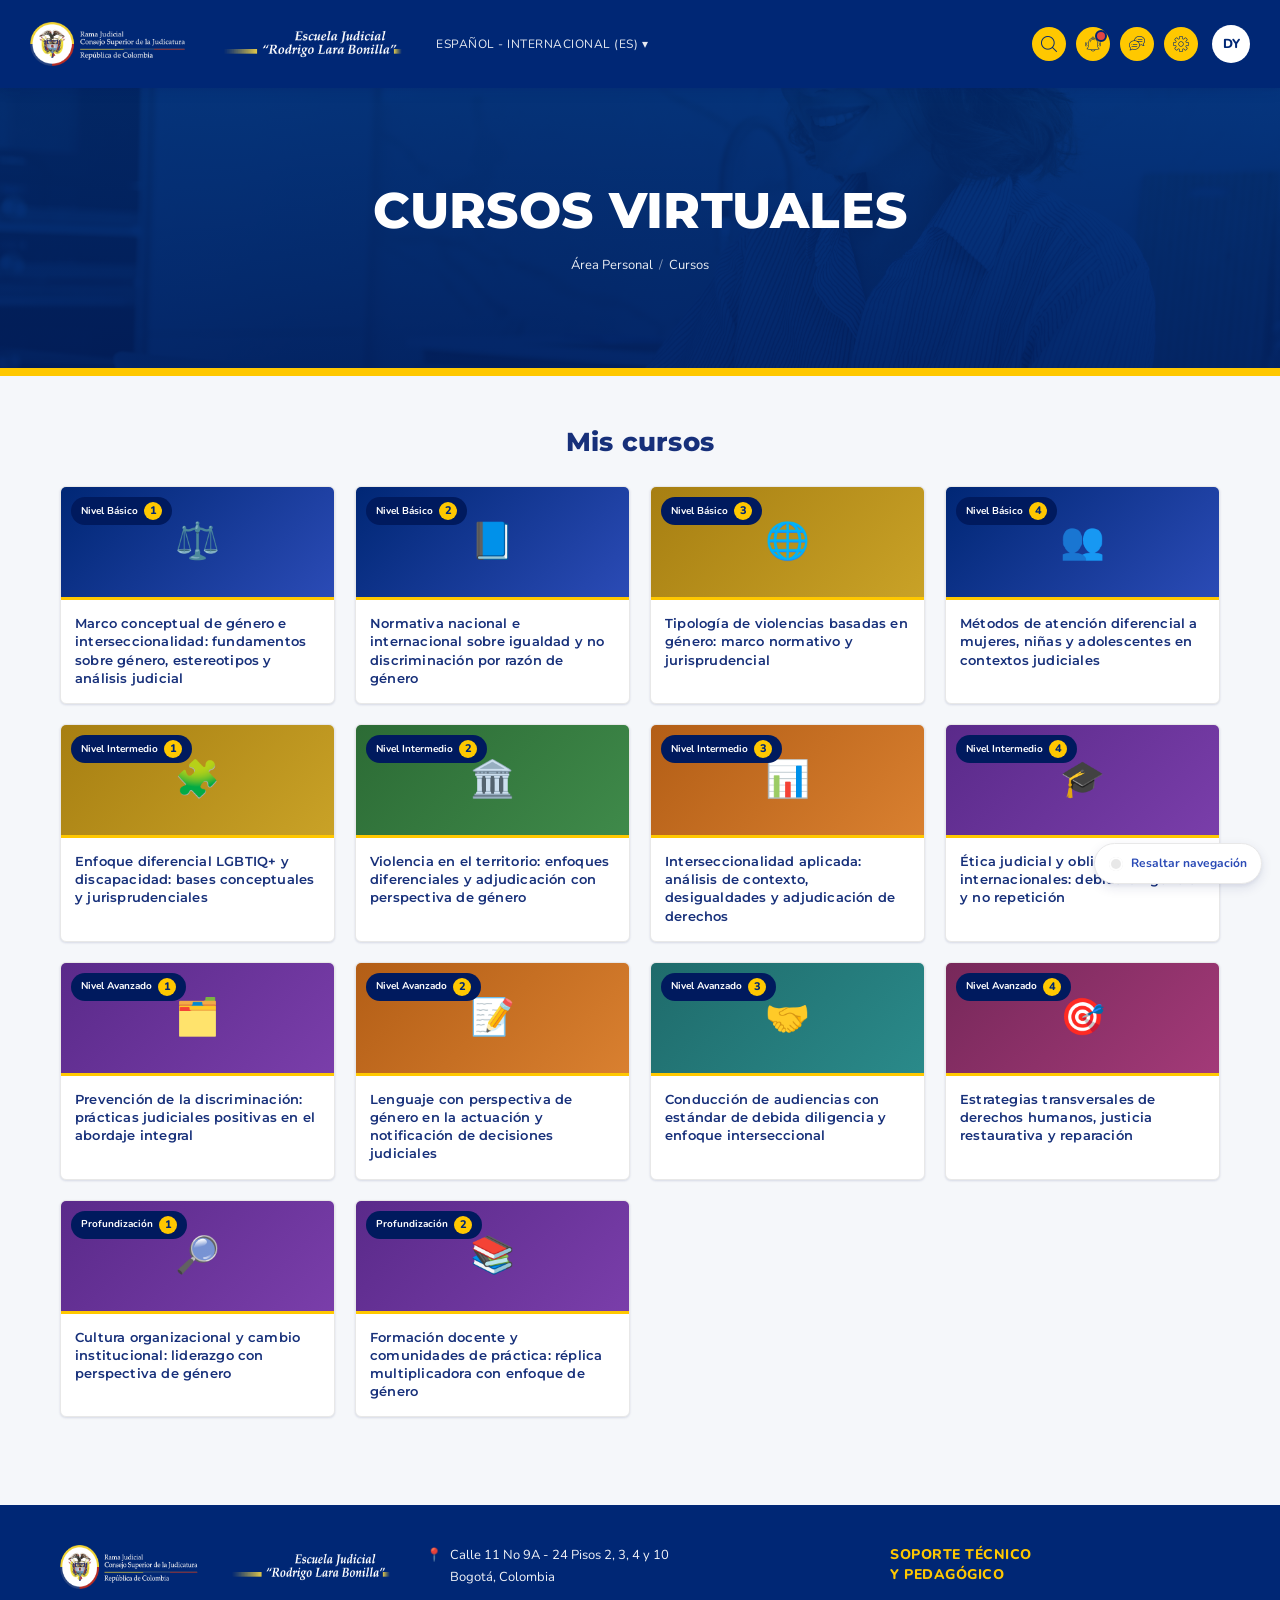
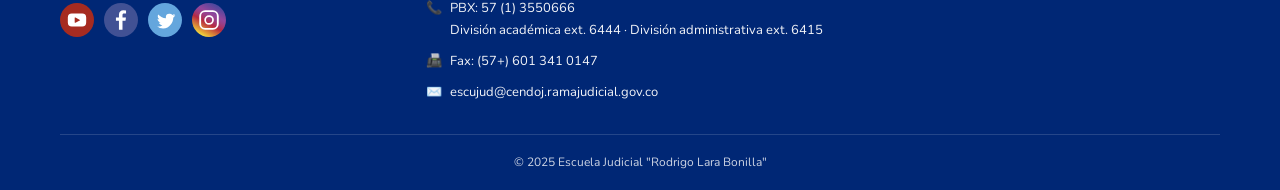
<file: index.html>
<!DOCTYPE html>
<html lang="es">
<head>
  <meta charset="UTF-8">
  <meta name="viewport" content="width=device-width, initial-scale=1.0">
  <title>Cursos virtuales · Escuela Judicial "Rodrigo Lara Bonilla"</title>
  <link href="https://fonts.googleapis.com/css2?family=Montserrat:wght@600;700;800&family=Nunito:wght@400;600;700;800&display=swap" rel="stylesheet">
  <link rel="stylesheet" href="css/styles.css">
</head>
<body>

<!-- ===== NAVBAR ===== -->
<header class="navbar-main">
  <div class="navbar-logos">
    <a href="index.html" data-nav style="display:flex; align-items:center; gap:14px;">
      <img src="assets/logos.png" alt="Rama Judicial - Consejo Superior de la Judicatura - República de Colombia">
    </a>
  </div>
  <div class="navbar-idioma">ESPAÑOL - INTERNACIONAL (ES) ▾</div>
  <div class="navbar-icons">
    <button class="icon-circ" aria-label="Buscar"><i class="flaticon-magnifying-glass"></i></button>
    <button class="icon-circ notif" aria-label="Notificaciones"><i class="flaticon-alarm"></i></button>
    <button class="icon-circ" aria-label="Mensajes"><i class="flaticon-speech-bubble"></i></button>
    <button class="icon-circ" aria-label="Ajustes"><i class="flaticon-settings"></i></button>
    <a href="#" class="user-avatar" aria-label="Mi perfil">DY</a>
  </div>
</header>

<!-- ===== HERO ===== -->
<section class="hero-banner">
  <div class="hero-overlay">
    <div class="hero-content">
      <h1 class="hero-title hero-title-short">Cursos virtuales</h1>
      <nav class="breadcrumb"><span>Área Personal</span><span class="sep">/</span><span>Cursos</span></nav>
    </div>
  </div>
</section>
<div class="barra-dorada"></div>

<!-- ===== MAIN ===== -->
<main class="main-content" style="max-width: 1200px;">
  <h2 class="page-title">Mis cursos</h2>

  <div class="course-grid">
    <a class="course-card" href="curso.html" data-nav>
      <div class="course-card-img c-blue">
        <span>⚖️</span>
        <span class="level-badge">Nivel Básico <span class="n">1</span></span>
      </div>
      <div class="course-card-body">
        <p class="course-card-title">Marco conceptual de género e interseccionalidad: fundamentos sobre género, estereotipos y análisis judicial</p>
      </div>
    </a>
    <a class="course-card" href="curso.html" data-nav>
      <div class="course-card-img c-blue"><span>📘</span><span class="level-badge">Nivel Básico <span class="n">2</span></span></div>
      <div class="course-card-body"><p class="course-card-title">Normativa nacional e internacional sobre igualdad y no discriminación por razón de género</p></div>
    </a>
    <a class="course-card" href="curso.html" data-nav>
      <div class="course-card-img c-gold"><span>🌐</span><span class="level-badge">Nivel Básico <span class="n">3</span></span></div>
      <div class="course-card-body"><p class="course-card-title">Tipología de violencias basadas en género: marco normativo y jurisprudencial</p></div>
    </a>
    <a class="course-card" href="curso.html" data-nav>
      <div class="course-card-img c-blue"><span>👥</span><span class="level-badge">Nivel Básico <span class="n">4</span></span></div>
      <div class="course-card-body"><p class="course-card-title">Métodos de atención diferencial a mujeres, niñas y adolescentes en contextos judiciales</p></div>
    </a>

    <a class="course-card" href="curso.html" data-nav>
      <div class="course-card-img c-gold"><span>🧩</span><span class="level-badge">Nivel Intermedio <span class="n">1</span></span></div>
      <div class="course-card-body"><p class="course-card-title">Enfoque diferencial LGBTIQ+ y discapacidad: bases conceptuales y jurisprudenciales</p></div>
    </a>
    <a class="course-card" href="curso.html" data-nav>
      <div class="course-card-img c-green"><span>🏛️</span><span class="level-badge">Nivel Intermedio <span class="n">2</span></span></div>
      <div class="course-card-body"><p class="course-card-title">Violencia en el territorio: enfoques diferenciales y adjudicación con perspectiva de género</p></div>
    </a>
    <a class="course-card" href="curso.html" data-nav>
      <div class="course-card-img c-orange"><span>📊</span><span class="level-badge">Nivel Intermedio <span class="n">3</span></span></div>
      <div class="course-card-body"><p class="course-card-title">Interseccionalidad aplicada: análisis de contexto, desigualdades y adjudicación de derechos</p></div>
    </a>
    <a class="course-card" href="curso.html" data-nav>
      <div class="course-card-img c-purple"><span>🎓</span><span class="level-badge">Nivel Intermedio <span class="n">4</span></span></div>
      <div class="course-card-body"><p class="course-card-title">Ética judicial y obligaciones internacionales: debida diligencia y no repetición</p></div>
    </a>

    <a class="course-card" href="curso.html" data-nav>
      <div class="course-card-img c-purple"><span>🗂️</span><span class="level-badge">Nivel Avanzado <span class="n">1</span></span></div>
      <div class="course-card-body"><p class="course-card-title">Prevención de la discriminación: prácticas judiciales positivas en el abordaje integral</p></div>
    </a>
    <a class="course-card" href="curso.html" data-nav>
      <div class="course-card-img c-orange"><span>📝</span><span class="level-badge">Nivel Avanzado <span class="n">2</span></span></div>
      <div class="course-card-body"><p class="course-card-title">Lenguaje con perspectiva de género en la actuación y notificación de decisiones judiciales</p></div>
    </a>
    <a class="course-card" href="curso.html" data-nav>
      <div class="course-card-img c-teal"><span>🤝</span><span class="level-badge">Nivel Avanzado <span class="n">3</span></span></div>
      <div class="course-card-body"><p class="course-card-title">Conducción de audiencias con estándar de debida diligencia y enfoque interseccional</p></div>
    </a>
    <a class="course-card" href="curso.html" data-nav>
      <div class="course-card-img c-magenta"><span>🎯</span><span class="level-badge">Nivel Avanzado <span class="n">4</span></span></div>
      <div class="course-card-body"><p class="course-card-title">Estrategias transversales de derechos humanos, justicia restaurativa y reparación</p></div>
    </a>

    <a class="course-card" href="curso.html" data-nav>
      <div class="course-card-img c-purple"><span>🔎</span><span class="level-badge">Profundización <span class="n">1</span></span></div>
      <div class="course-card-body"><p class="course-card-title">Cultura organizacional y cambio institucional: liderazgo con perspectiva de género</p></div>
    </a>
    <a class="course-card" href="curso.html" data-nav>
      <div class="course-card-img c-purple"><span>📚</span><span class="level-badge">Profundización <span class="n">2</span></span></div>
      <div class="course-card-body"><p class="course-card-title">Formación docente y comunidades de práctica: réplica multiplicadora con enfoque de género</p></div>
    </a>
  </div>
</main>

<!-- ===== FOOTER ===== -->
<footer class="footer-main">
  <div class="footer-inner">
    <div class="footer-col footer-brand">
      <div class="logos-row">
        <img src="assets/logos.png" alt="Rama Judicial - Consejo Superior de la Judicatura">
      </div>
      <div class="socials">
        <a href="#" aria-label="YouTube"><img src="assets/social/yt.svg" alt=""></a>
        <a href="#" aria-label="Facebook"><img src="assets/social/fb.svg" alt=""></a>
        <a href="#" aria-label="Twitter"><img src="assets/social/tw.svg" alt=""></a>
        <a href="#" aria-label="Instagram"><img src="assets/social/ig.svg" alt=""></a>
      </div>
    </div>
    <div class="footer-col footer-contact">
      <div><span class="ic">📍</span><span>Calle 11 No 9A - 24 Pisos 2, 3, 4 y 10<br>Bogotá, Colombia</span></div>
      <div><span class="ic">📞</span><span>PBX: 57 (1) 3550666<br>División académica ext. 6444 · División administrativa ext. 6415</span></div>
      <div><span class="ic">📠</span><span>Fax: (57+) 601 341 0147</span></div>
      <div><span class="ic">✉️</span><span>escujud@cendoj.ramajudicial.gov.co</span></div>
    </div>
    <div class="footer-col footer-support">
      <a href="#">SOPORTE TÉCNICO<br>Y PEDAGÓGICO</a>
    </div>
  </div>
  <div class="footer-bottom">© 2025 Escuela Judicial "Rodrigo Lara Bonilla"</div>
</footer>

<button class="discovery-toggle" type="button" aria-pressed="false" title="Resaltar elementos navegables (atajo: ?)">
  <span class="lamp" aria-hidden="true"></span>
  <span>Resaltar navegación</span>
</button>

<script src="js/main.js"></script>
</body>
</html>
</file>
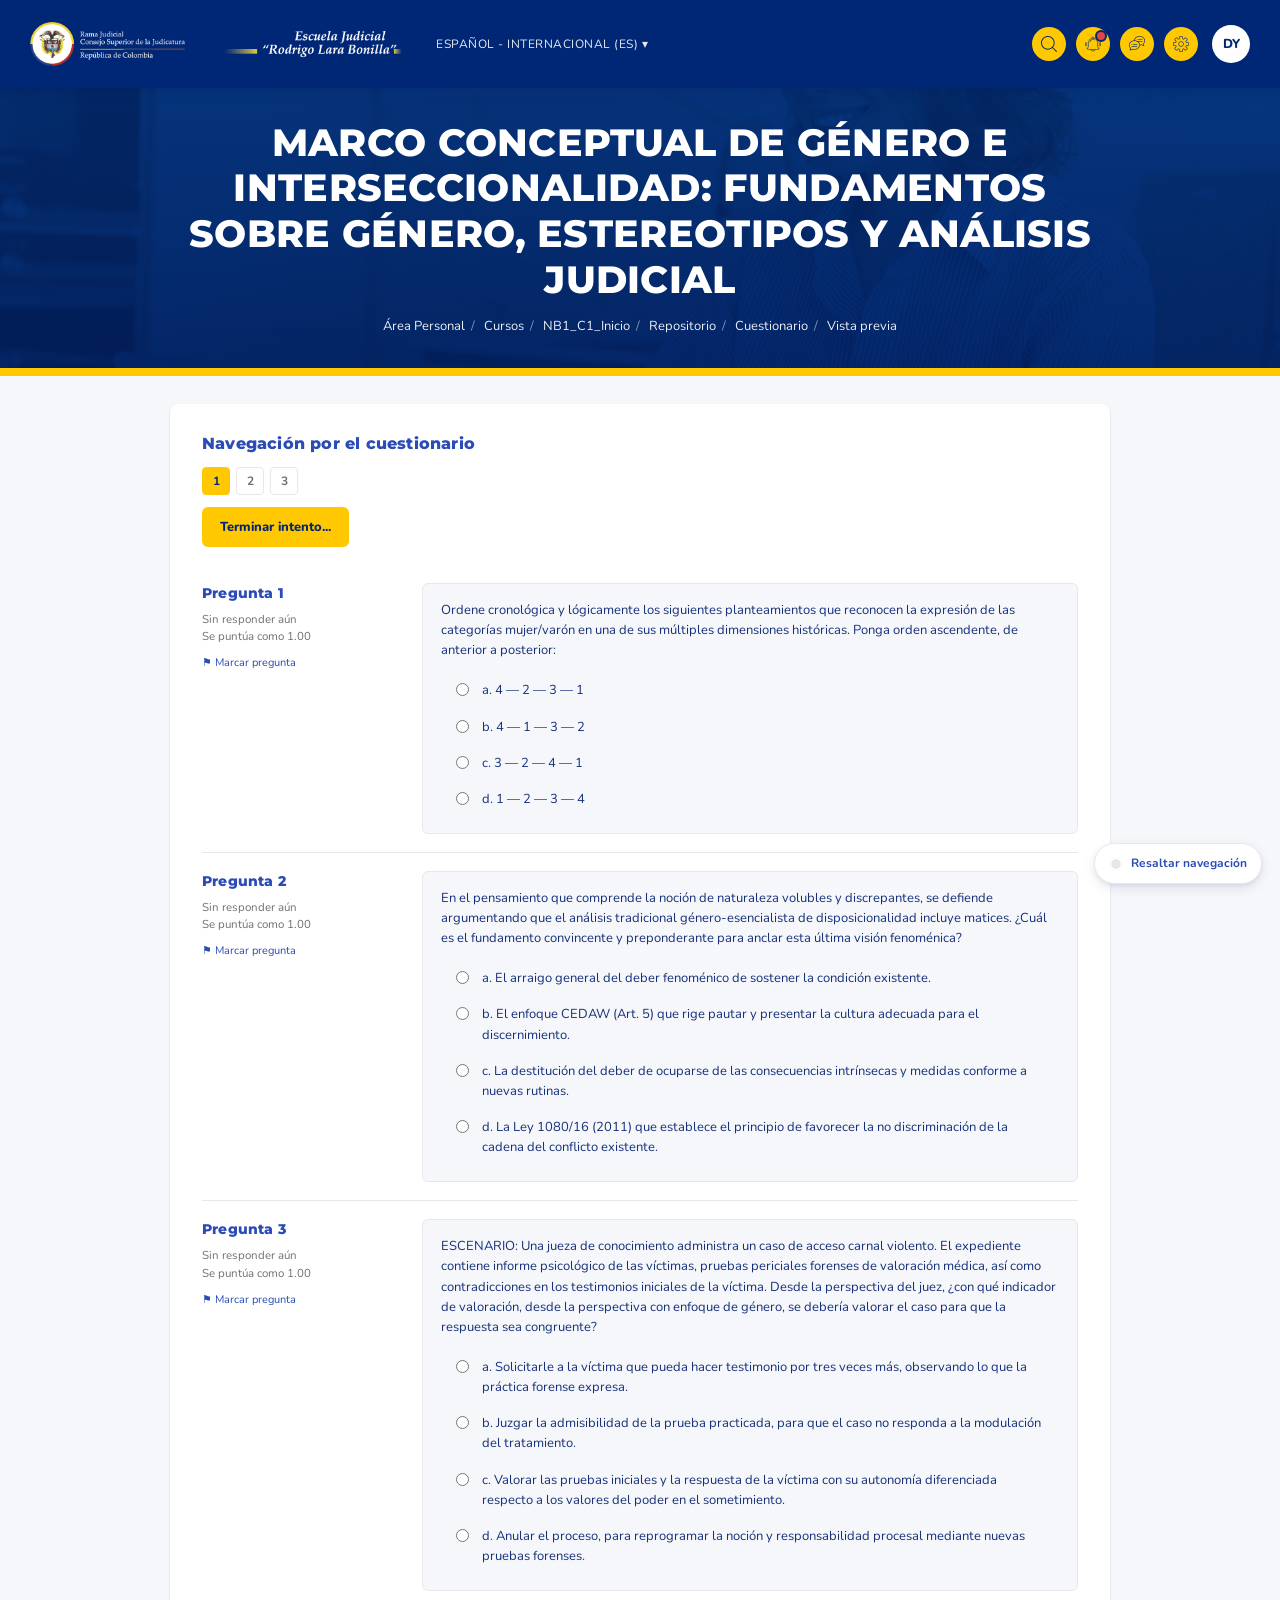
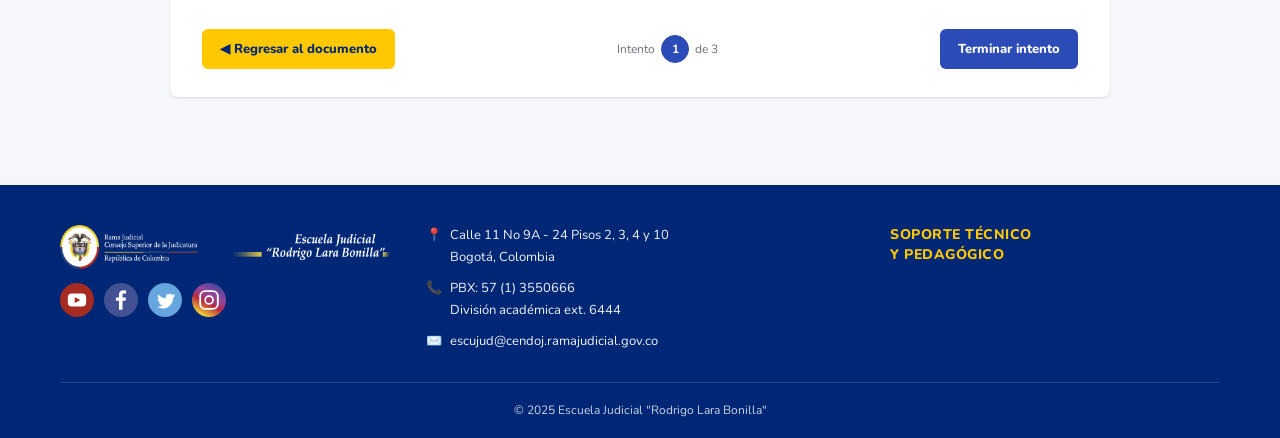
<file: cuestionario.html>
<!DOCTYPE html>
<html lang="es">
<head>
  <meta charset="UTF-8">
  <meta name="viewport" content="width=device-width, initial-scale=1.0">
  <title>Cuestionario · Marco conceptual de género</title>
  <link href="https://fonts.googleapis.com/css2?family=Montserrat:wght@600;700;800&family=Nunito:wght@400;600;700;800&display=swap" rel="stylesheet">
  <link rel="stylesheet" href="css/styles.css">
</head>
<body>

<header class="navbar-main">
  <div class="navbar-logos">
    <a href="index.html" data-nav style="display:flex; align-items:center; gap:14px;">
      <img src="assets/logos.png" alt="Rama Judicial - Consejo Superior de la Judicatura - República de Colombia">
    </a>
  </div>
  <div class="navbar-idioma">ESPAÑOL - INTERNACIONAL (ES) ▾</div>
  <div class="navbar-icons">
    <button class="icon-circ" aria-label="Buscar"><i class="flaticon-magnifying-glass"></i></button>
    <button class="icon-circ notif" aria-label="Notificaciones"><i class="flaticon-alarm"></i></button>
    <button class="icon-circ" aria-label="Mensajes"><i class="flaticon-speech-bubble"></i></button>
    <button class="icon-circ" aria-label="Ajustes"><i class="flaticon-settings"></i></button>
    <a href="#" class="user-avatar" aria-label="Mi perfil">DY</a>
  </div>
</header>

<section class="hero-banner">
  <div class="hero-overlay">
    <div class="hero-content">
      <h1 class="hero-title">MARCO CONCEPTUAL DE GÉNERO E INTERSECCIONALIDAD: FUNDAMENTOS SOBRE GÉNERO, ESTEREOTIPOS Y ANÁLISIS JUDICIAL</h1>
      <nav class="breadcrumb">
        <a href="index.html" data-nav>Área Personal</a><span class="sep">/</span>
        <a href="index.html" data-nav>Cursos</a><span class="sep">/</span>
        <a href="curso.html" data-nav>NB1_C1_Inicio</a><span class="sep">/</span>
        <a href="curso.html" data-nav>Repositorio</a><span class="sep">/</span>
        <a href="#" data-nav>Cuestionario</a><span class="sep">/</span>
        <span>Vista previa</span>
      </nav>
    </div>
  </div>
</section>
<div class="barra-dorada"></div>

<main class="main-content">
  <div class="quiz-wrap">
    <div class="quiz-head">
      <h3>Navegación por el cuestionario</h3>
      <div class="quiz-nav-dots">
        <a href="#q1" class="qd current" data-nav>1</a>
        <a href="#q2" class="qd" data-nav>2</a>
        <a href="#q3" class="qd" data-nav>3</a>
      </div>
      <button class="quiz-start" type="button" data-nav>Terminar intento...</button>
    </div>

    <!-- Pregunta 1 -->
    <section class="question" id="q1">
      <div class="question-meta">
        <h4>Pregunta 1</h4>
        <p>Sin responder aún</p>
        <p>Se puntúa como 1.00</p>
        <a href="#" class="flag" data-nav>⚑ Marcar pregunta</a>
      </div>
      <div class="question-body">
        <p class="stem">Ordene cronológica y lógicamente los siguientes planteamientos que reconocen la expresión de las categorías mujer/varón en una de sus múltiples dimensiones históricas. Ponga orden ascendente, de anterior a posterior:</p>
        <label class="option"><input type="radio" name="q1">a. 4 — 2 — 3 — 1</label>
        <label class="option"><input type="radio" name="q1">b. 4 — 1 — 3 — 2</label>
        <label class="option"><input type="radio" name="q1">c. 3 — 2 — 4 — 1</label>
        <label class="option"><input type="radio" name="q1">d. 1 — 2 — 3 — 4</label>
      </div>
    </section>

    <!-- Pregunta 2 -->
    <section class="question" id="q2">
      <div class="question-meta">
        <h4>Pregunta 2</h4>
        <p>Sin responder aún</p>
        <p>Se puntúa como 1.00</p>
        <a href="#" class="flag" data-nav>⚑ Marcar pregunta</a>
      </div>
      <div class="question-body">
        <p class="stem">En el pensamiento que comprende la noción de naturaleza volubles y discrepantes, se defiende argumentando que el análisis tradicional género-esencialista de disposicionalidad incluye matices. ¿Cuál es el fundamento convincente y preponderante para anclar esta última visión fenoménica?</p>
        <label class="option"><input type="radio" name="q2">a. El arraigo general del deber fenoménico de sostener la condición existente.</label>
        <label class="option"><input type="radio" name="q2">b. El enfoque CEDAW (Art. 5) que rige pautar y presentar la cultura adecuada para el discernimiento.</label>
        <label class="option"><input type="radio" name="q2">c. La destitución del deber de ocuparse de las consecuencias intrínsecas y medidas conforme a nuevas rutinas.</label>
        <label class="option"><input type="radio" name="q2">d. La Ley 1080/16 (2011) que establece el principio de favorecer la no discriminación de la cadena del conflicto existente.</label>
      </div>
    </section>

    <!-- Pregunta 3 -->
    <section class="question" id="q3">
      <div class="question-meta">
        <h4>Pregunta 3</h4>
        <p>Sin responder aún</p>
        <p>Se puntúa como 1.00</p>
        <a href="#" class="flag" data-nav>⚑ Marcar pregunta</a>
      </div>
      <div class="question-body">
        <p class="stem">ESCENARIO: Una jueza de conocimiento administra un caso de acceso carnal violento. El expediente contiene informe psicológico de las víctimas, pruebas periciales forenses de valoración médica, así como contradicciones en los testimonios iniciales de la víctima. Desde la perspectiva del juez, ¿con qué indicador de valoración, desde la perspectiva con enfoque de género, se debería valorar el caso para que la respuesta sea congruente?</p>
        <label class="option"><input type="radio" name="q3">a. Solicitarle a la víctima que pueda hacer testimonio por tres veces más, observando lo que la práctica forense expresa.</label>
        <label class="option"><input type="radio" name="q3">b. Juzgar la admisibilidad de la prueba practicada, para que el caso no responda a la modulación del tratamiento.</label>
        <label class="option"><input type="radio" name="q3">c. Valorar las pruebas iniciales y la respuesta de la víctima con su autonomía diferenciada respecto a los valores del poder en el sometimiento.</label>
        <label class="option"><input type="radio" name="q3">d. Anular el proceso, para reprogramar la noción y responsabilidad procesal mediante nuevas pruebas forenses.</label>
      </div>
    </section>

    <div class="quiz-footer">
      <a class="btn-gold" href="documento.html" data-nav>◀ Regresar al documento</a>
      <div class="page-dots">
        <span>Intento</span>
        <span class="dot active">1</span>
        <span>de 3</span>
      </div>
      <button class="btn-submit" type="button" data-nav>Terminar intento</button>
    </div>
  </div>
</main>

<footer class="footer-main">
  <div class="footer-inner">
    <div class="footer-col footer-brand">
      <div class="logos-row">
        <img src="assets/logos.png" alt="Rama Judicial - Consejo Superior de la Judicatura">
      </div>
      <div class="socials">
        <a href="#" aria-label="YouTube"><img src="assets/social/yt.svg" alt=""></a>
        <a href="#" aria-label="Facebook"><img src="assets/social/fb.svg" alt=""></a>
        <a href="#" aria-label="Twitter"><img src="assets/social/tw.svg" alt=""></a>
        <a href="#" aria-label="Instagram"><img src="assets/social/ig.svg" alt=""></a>
      </div>
    </div>
    <div class="footer-col footer-contact">
      <div><span class="ic">📍</span><span>Calle 11 No 9A - 24 Pisos 2, 3, 4 y 10<br>Bogotá, Colombia</span></div>
      <div><span class="ic">📞</span><span>PBX: 57 (1) 3550666<br>División académica ext. 6444</span></div>
      <div><span class="ic">✉️</span><span>escujud@cendoj.ramajudicial.gov.co</span></div>
    </div>
    <div class="footer-col footer-support">
      <a href="#">SOPORTE TÉCNICO<br>Y PEDAGÓGICO</a>
    </div>
  </div>
  <div class="footer-bottom">© 2025 Escuela Judicial "Rodrigo Lara Bonilla"</div>
</footer>

<button class="discovery-toggle" type="button" aria-pressed="false" title="Resaltar elementos navegables (atajo: ?)">
  <span class="lamp" aria-hidden="true"></span>
  <span>Resaltar navegación</span>
</button>

<script src="js/main.js"></script>
</body>
</html>
</file>
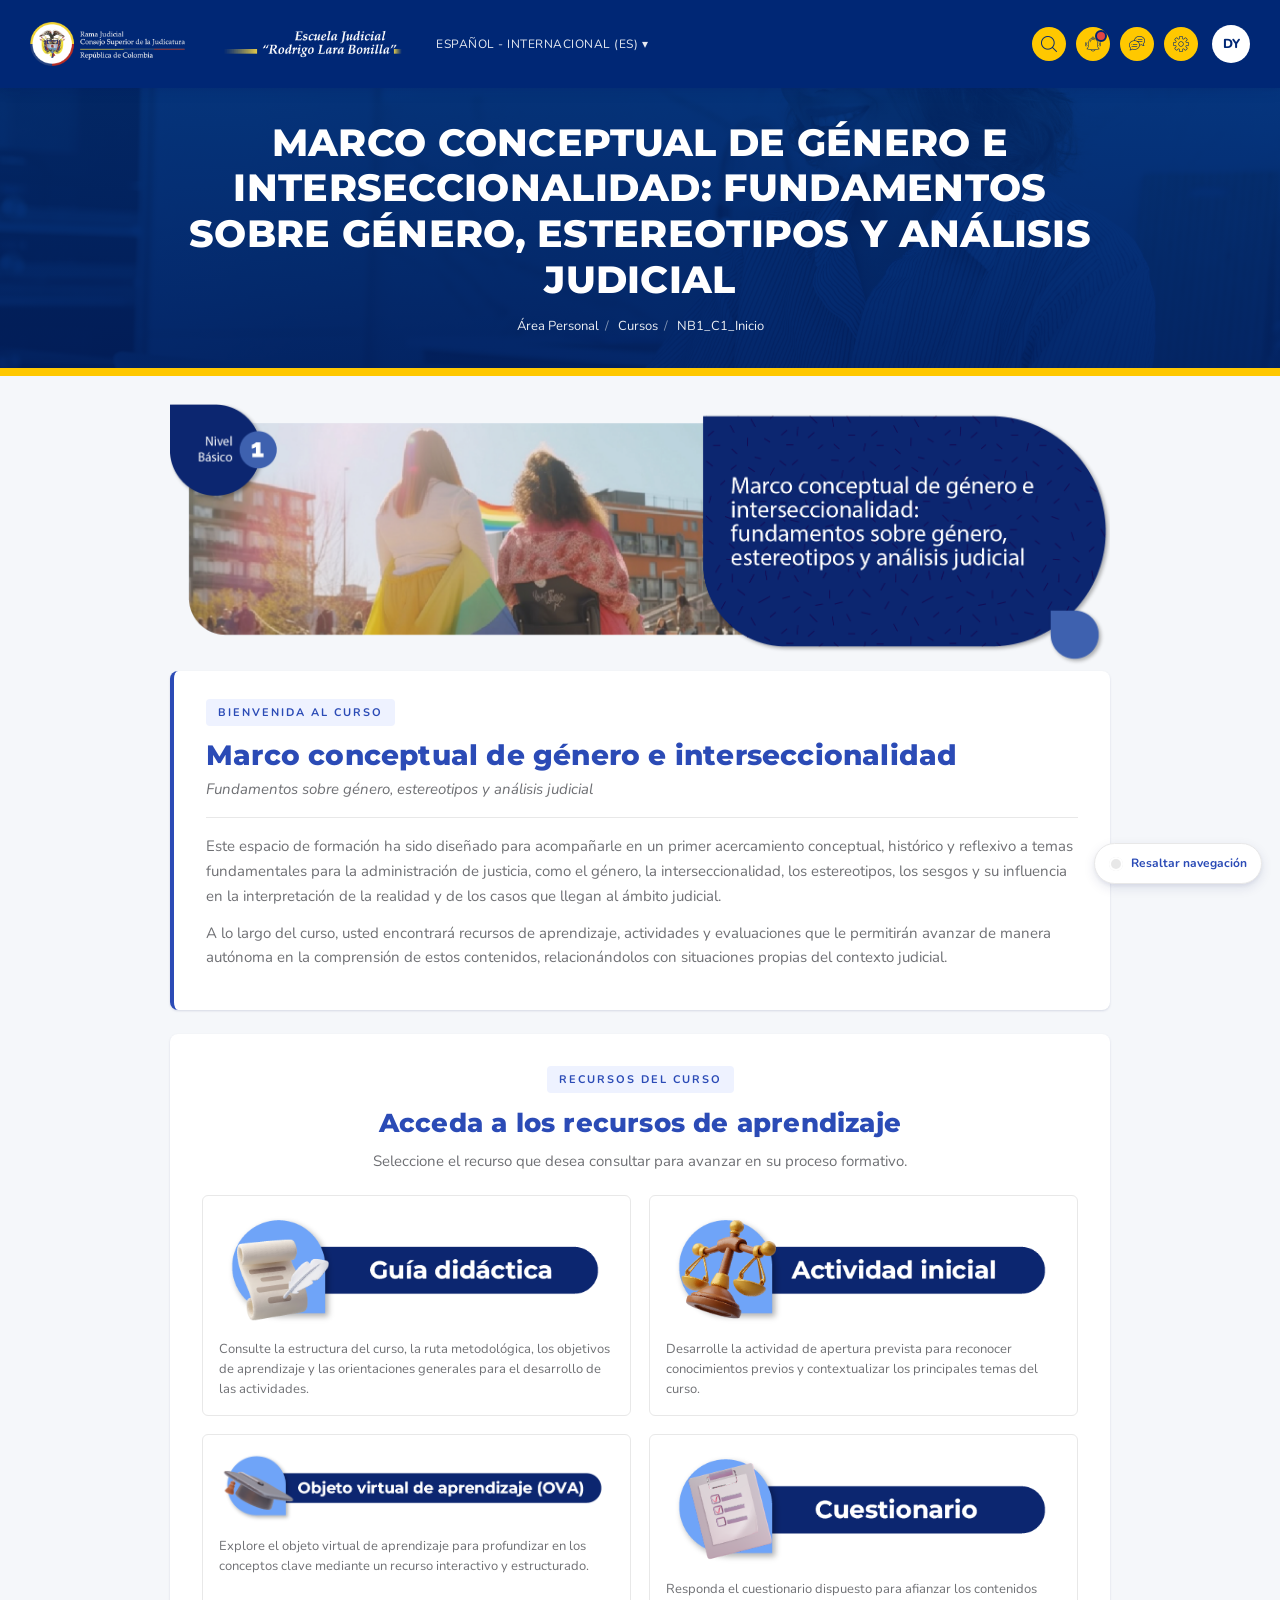
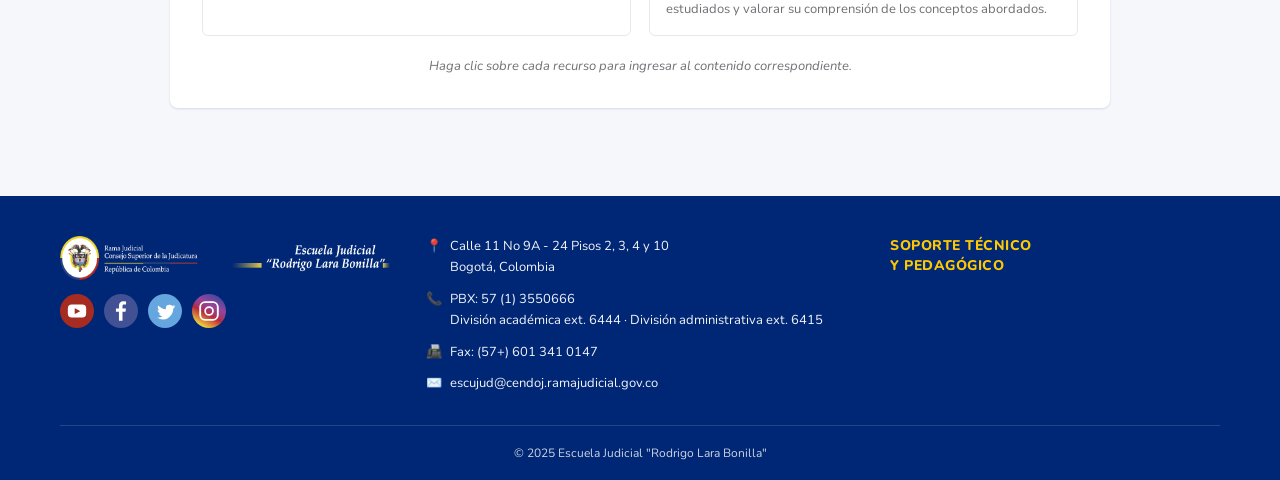
<file: curso.html>
<!DOCTYPE html>
<html lang="es">
<head>
  <meta charset="UTF-8">
  <meta name="viewport" content="width=device-width, initial-scale=1.0">
  <title>Curso: Marco conceptual de género e interseccionalidad</title>
  <link href="https://fonts.googleapis.com/css2?family=Montserrat:wght@600;700;800&family=Nunito:wght@400;600;700;800&display=swap" rel="stylesheet">
  <link rel="stylesheet" href="css/styles.css">
</head>
<body>

<!-- ===== NAVBAR ===== -->
<header class="navbar-main">
  <div class="navbar-logos">
    <a href="index.html" data-nav style="display:flex; align-items:center; gap:14px;">
      <img src="assets/logos.png" alt="Rama Judicial - Consejo Superior de la Judicatura - República de Colombia">
    </a>
  </div>
  <div class="navbar-idioma">ESPAÑOL - INTERNACIONAL (ES) ▾</div>
  <div class="navbar-icons">
    <button class="icon-circ" aria-label="Buscar"><i class="flaticon-magnifying-glass"></i></button>
    <button class="icon-circ notif" aria-label="Notificaciones"><i class="flaticon-alarm"></i></button>
    <button class="icon-circ" aria-label="Mensajes"><i class="flaticon-speech-bubble"></i></button>
    <button class="icon-circ" aria-label="Ajustes"><i class="flaticon-settings"></i></button>
    <a href="#" class="user-avatar" aria-label="Mi perfil">DY</a>
  </div>
</header>

<!-- ===== HERO ===== -->
<section class="hero-banner">
  <div class="hero-overlay">
    <div class="hero-content">
      <h1 class="hero-title">MARCO CONCEPTUAL DE GÉNERO E INTERSECCIONALIDAD: FUNDAMENTOS SOBRE GÉNERO, ESTEREOTIPOS Y ANÁLISIS JUDICIAL</h1>
      <nav class="breadcrumb">
        <a href="index.html" data-nav>Área Personal</a><span class="sep">/</span>
        <a href="index.html" data-nav>Cursos</a><span class="sep">/</span>
        <span>NB1_C1_Inicio</span>
      </nav>
    </div>
  </div>
</section>
<div class="barra-dorada"></div>

<!-- ===== CONTENIDO ===== -->
<main class="main-content">

  <!-- Banner del curso -->
  <a class="curso-banner" href="unidad.html" data-nav aria-label="Acceder al contenido del curso">
    <img src="assets/curso-banner.png" alt="Marco conceptual de género e interseccionalidad — Nivel Básico 1">
  </a>

  <!-- Bienvenida al curso -->
  <section class="card-bienvenida">
    <span class="badge-label">Bienvenida al curso</span>
    <h2>Marco conceptual de género e interseccionalidad</h2>
    <p class="subtitulo-italic">Fundamentos sobre género, estereotipos y análisis judicial</p>
    <hr>
    <p>Este espacio de formación ha sido diseñado para acompañarle en un primer acercamiento conceptual, histórico y reflexivo a temas fundamentales para la administración de justicia, como el género, la interseccionalidad, los estereotipos, los sesgos y su influencia en la interpretación de la realidad y de los casos que llegan al ámbito judicial.</p>
    <p>A lo largo del curso, usted encontrará recursos de aprendizaje, actividades y evaluaciones que le permitirán avanzar de manera autónoma en la comprensión de estos contenidos, relacionándolos con situaciones propias del contexto judicial.</p>
  </section>

  <!-- Recursos del curso -->
  <section class="card-recursos">
    <span class="badge-label">Recursos del curso</span>
    <h2>Acceda a los recursos de aprendizaje</h2>
    <p class="subtitulo">Seleccione el recurso que desea consultar para avanzar en su proceso formativo.</p>

    <div class="recursos-grid">
      <a class="recurso-card" href="documento.html" data-nav>
        <img src="assets/recurso-guia.png" alt="Guía didáctica">
        <p>Consulte la estructura del curso, la ruta metodológica, los objetivos de aprendizaje y las orientaciones generales para el desarrollo de las actividades.</p>
      </a>
      <a class="recurso-card" href="unidad.html" data-nav>
        <img src="assets/recurso-actividad.png" alt="Actividad inicial">
        <p>Desarrolle la actividad de apertura prevista para reconocer conocimientos previos y contextualizar los principales temas del curso.</p>
      </a>
      <a class="recurso-card" href="unidad.html" data-nav>
        <img src="assets/recurso-ova.png" alt="Objeto virtual de aprendizaje (OVA)">
        <p>Explore el objeto virtual de aprendizaje para profundizar en los conceptos clave mediante un recurso interactivo y estructurado.</p>
      </a>
      <a class="recurso-card" href="cuestionario.html" data-nav>
        <img src="assets/recurso-cuestionario.png" alt="Cuestionario">
        <p>Responda el cuestionario dispuesto para afianzar los contenidos estudiados y valorar su comprensión de los conceptos abordados.</p>
      </a>
    </div>
    <p class="footer-recursos">Haga clic sobre cada recurso para ingresar al contenido correspondiente.</p>
  </section>

</main>

<!-- ===== FOOTER ===== -->
<footer class="footer-main">
  <div class="footer-inner">
    <div class="footer-col footer-brand">
      <div class="logos-row">
        <img src="assets/logos.png" alt="Rama Judicial - Consejo Superior de la Judicatura">
      </div>
      <div class="socials">
        <a href="#" aria-label="YouTube"><img src="assets/social/yt.svg" alt=""></a>
        <a href="#" aria-label="Facebook"><img src="assets/social/fb.svg" alt=""></a>
        <a href="#" aria-label="Twitter"><img src="assets/social/tw.svg" alt=""></a>
        <a href="#" aria-label="Instagram"><img src="assets/social/ig.svg" alt=""></a>
      </div>
    </div>
    <div class="footer-col footer-contact">
      <div><span class="ic">📍</span><span>Calle 11 No 9A - 24 Pisos 2, 3, 4 y 10<br>Bogotá, Colombia</span></div>
      <div><span class="ic">📞</span><span>PBX: 57 (1) 3550666<br>División académica ext. 6444 · División administrativa ext. 6415</span></div>
      <div><span class="ic">📠</span><span>Fax: (57+) 601 341 0147</span></div>
      <div><span class="ic">✉️</span><span>escujud@cendoj.ramajudicial.gov.co</span></div>
    </div>
    <div class="footer-col footer-support">
      <a href="#">SOPORTE TÉCNICO<br>Y PEDAGÓGICO</a>
    </div>
  </div>
  <div class="footer-bottom">© 2025 Escuela Judicial "Rodrigo Lara Bonilla"</div>
</footer>

<button class="discovery-toggle" type="button" aria-pressed="false" title="Resaltar elementos navegables (atajo: ?)">
  <span class="lamp" aria-hidden="true"></span>
  <span>Resaltar navegación</span>
</button>

<script src="js/main.js"></script>
</body>
</html>
</file>
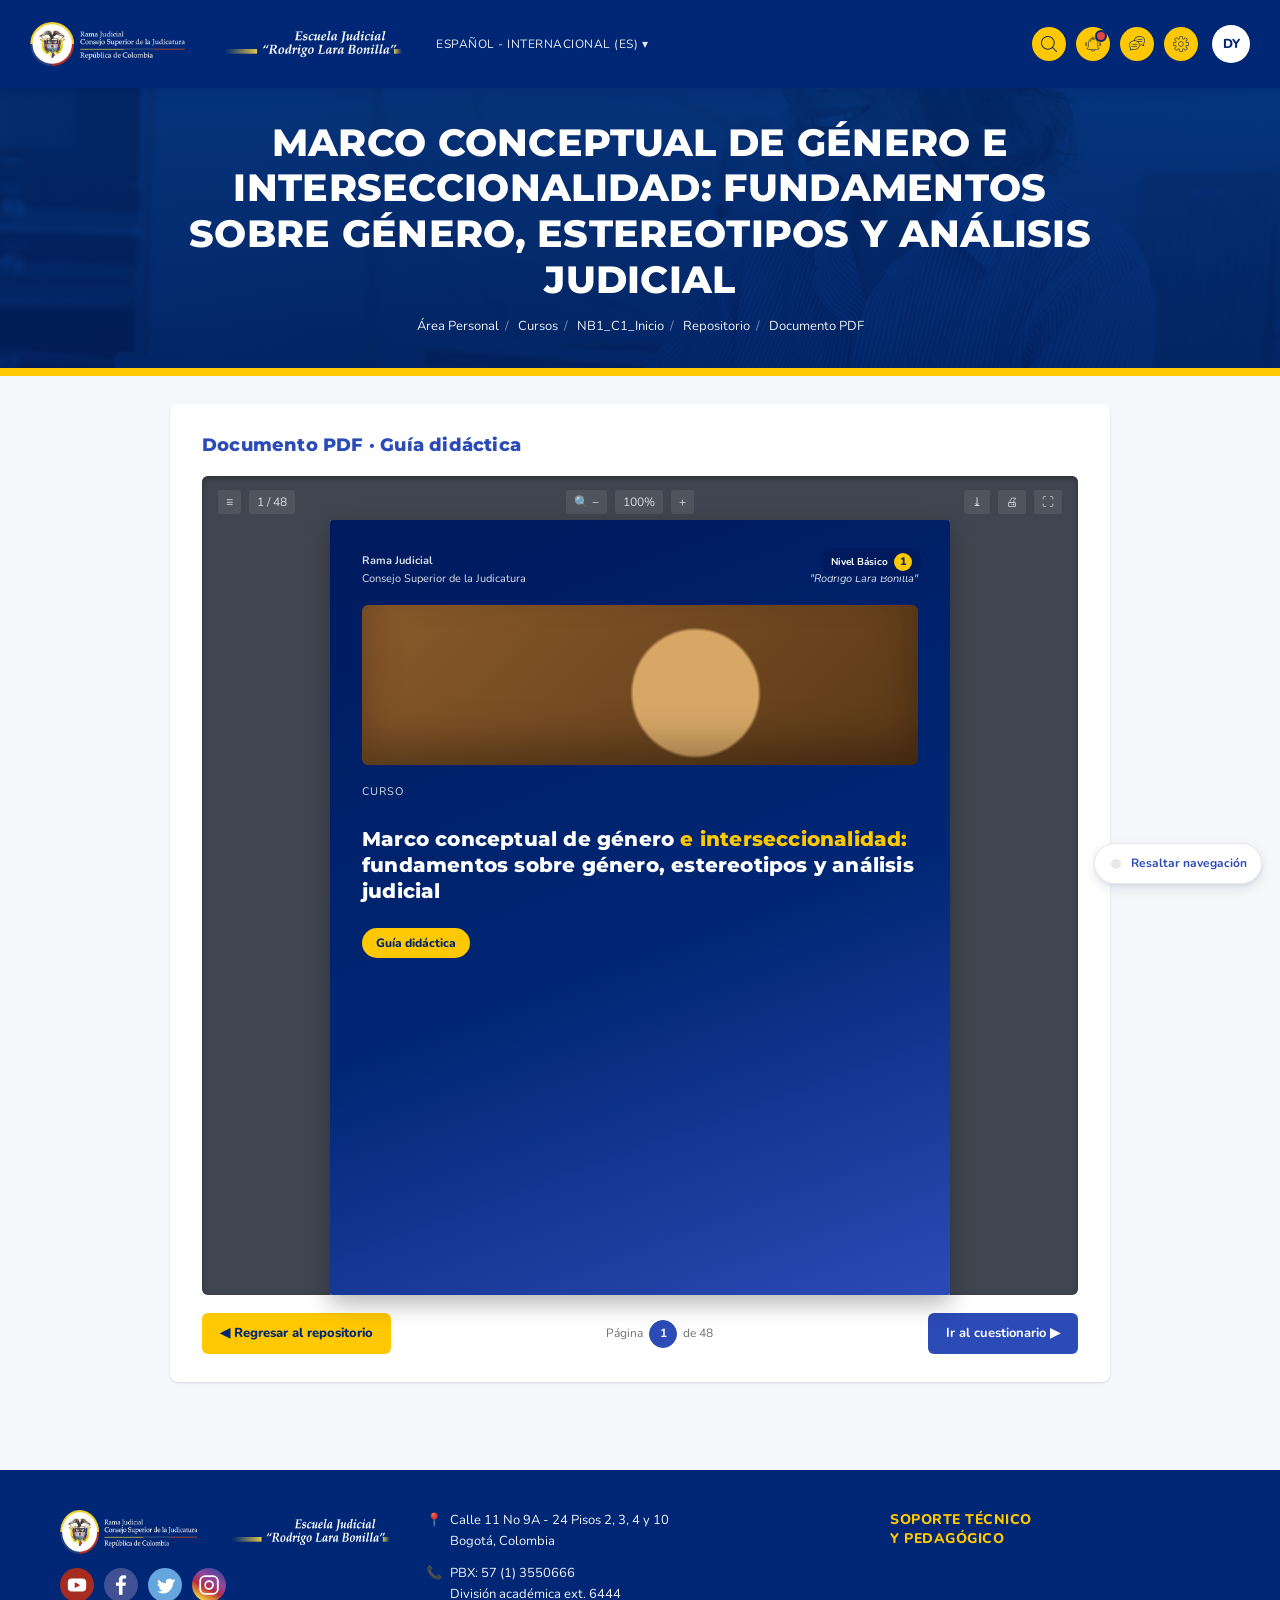
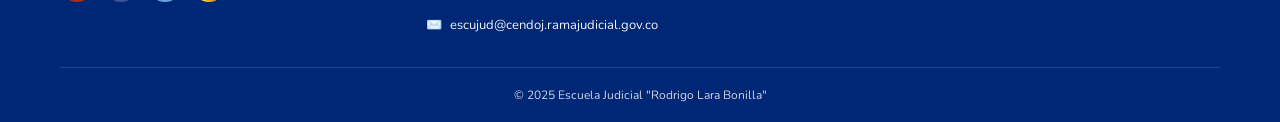
<file: documento.html>
<!DOCTYPE html>
<html lang="es">
<head>
  <meta charset="UTF-8">
  <meta name="viewport" content="width=device-width, initial-scale=1.0">
  <title>Documento PDF · Guía didáctica</title>
  <link href="https://fonts.googleapis.com/css2?family=Montserrat:wght@600;700;800&family=Nunito:wght@400;600;700;800&display=swap" rel="stylesheet">
  <link rel="stylesheet" href="css/styles.css">
</head>
<body>

<header class="navbar-main">
  <div class="navbar-logos">
    <a href="index.html" data-nav style="display:flex; align-items:center; gap:14px;">
      <img src="assets/logos.png" alt="Rama Judicial - Consejo Superior de la Judicatura - República de Colombia">
    </a>
  </div>
  <div class="navbar-idioma">ESPAÑOL - INTERNACIONAL (ES) ▾</div>
  <div class="navbar-icons">
    <button class="icon-circ" aria-label="Buscar"><i class="flaticon-magnifying-glass"></i></button>
    <button class="icon-circ notif" aria-label="Notificaciones"><i class="flaticon-alarm"></i></button>
    <button class="icon-circ" aria-label="Mensajes"><i class="flaticon-speech-bubble"></i></button>
    <button class="icon-circ" aria-label="Ajustes"><i class="flaticon-settings"></i></button>
    <a href="#" class="user-avatar" aria-label="Mi perfil">DY</a>
  </div>
</header>

<section class="hero-banner">
  <div class="hero-overlay">
    <div class="hero-content">
      <h1 class="hero-title">MARCO CONCEPTUAL DE GÉNERO E INTERSECCIONALIDAD: FUNDAMENTOS SOBRE GÉNERO, ESTEREOTIPOS Y ANÁLISIS JUDICIAL</h1>
      <nav class="breadcrumb">
        <a href="index.html" data-nav>Área Personal</a><span class="sep">/</span>
        <a href="index.html" data-nav>Cursos</a><span class="sep">/</span>
        <a href="curso.html" data-nav>NB1_C1_Inicio</a><span class="sep">/</span>
        <a href="curso.html" data-nav>Repositorio</a><span class="sep">/</span>
        <span>Documento PDF</span>
      </nav>
    </div>
  </div>
</section>
<div class="barra-dorada"></div>

<main class="main-content">
  <div class="pdf-wrap">
    <h3>Documento PDF · Guía didáctica</h3>

    <div class="pdf-frame">
      <div class="pdf-toolbar">
        <span class="tbtn">≡</span>
        <span class="tbtn">1 / 48</span>
        <span class="sp"></span>
        <span class="tbtn">🔍 −</span>
        <span class="tbtn">100%</span>
        <span class="tbtn">+</span>
        <span class="sp"></span>
        <span class="tbtn">⤓</span>
        <span class="tbtn">🖨</span>
        <span class="tbtn">⛶</span>
      </div>

      <div class="pdf-page">
        <div class="pdf-page-inner">
          <div class="brand-row">
            <div><strong>Rama Judicial</strong><br>Consejo Superior de la Judicatura</div>
            <div style="text-align:right;"><strong style="color:var(--color-gold);">Escuela Judicial</strong><br><em>"Rodrigo Lara Bonilla"</em></div>
          </div>
          <div class="gavel" aria-hidden="true"></div>
          <div style="text-transform:uppercase; letter-spacing:1px; font-size:11px; opacity:.85;">Curso</div>
          <h2>Marco conceptual de género <span>e interseccionalidad:</span> fundamentos sobre género, estereotipos y análisis judicial</h2>
          <span class="pill">Guía didáctica</span>
          <div style="position:absolute; top:28px; right:28px;">
            <span class="level-badge" style="position:relative; top:auto; left:auto; background:var(--color-primary-deep);">Nivel Básico <span class="n">1</span></span>
          </div>
        </div>
      </div>
    </div>

    <div class="uma-footer-nav" style="margin-top:18px;">
      <a class="btn-gold" href="curso.html" data-nav>◀ Regresar al repositorio</a>
      <div class="page-dots">
        <span>Página</span>
        <span class="dot active">1</span>
        <span>de 48</span>
      </div>
      <a class="btn-blue" href="cuestionario.html" data-nav>Ir al cuestionario ▶</a>
    </div>
  </div>
</main>

<footer class="footer-main">
  <div class="footer-inner">
    <div class="footer-col footer-brand">
      <div class="logos-row">
        <img src="assets/logos.png" alt="Rama Judicial - Consejo Superior de la Judicatura">
      </div>
      <div class="socials">
        <a href="#" aria-label="YouTube"><img src="assets/social/yt.svg" alt=""></a>
        <a href="#" aria-label="Facebook"><img src="assets/social/fb.svg" alt=""></a>
        <a href="#" aria-label="Twitter"><img src="assets/social/tw.svg" alt=""></a>
        <a href="#" aria-label="Instagram"><img src="assets/social/ig.svg" alt=""></a>
      </div>
    </div>
    <div class="footer-col footer-contact">
      <div><span class="ic">📍</span><span>Calle 11 No 9A - 24 Pisos 2, 3, 4 y 10<br>Bogotá, Colombia</span></div>
      <div><span class="ic">📞</span><span>PBX: 57 (1) 3550666<br>División académica ext. 6444</span></div>
      <div><span class="ic">✉️</span><span>escujud@cendoj.ramajudicial.gov.co</span></div>
    </div>
    <div class="footer-col footer-support">
      <a href="#">SOPORTE TÉCNICO<br>Y PEDAGÓGICO</a>
    </div>
  </div>
  <div class="footer-bottom">© 2025 Escuela Judicial "Rodrigo Lara Bonilla"</div>
</footer>

<button class="discovery-toggle" type="button" aria-pressed="false" title="Resaltar elementos navegables (atajo: ?)">
  <span class="lamp" aria-hidden="true"></span>
  <span>Resaltar navegación</span>
</button>

<script src="js/main.js"></script>
</body>
</html>
</file>
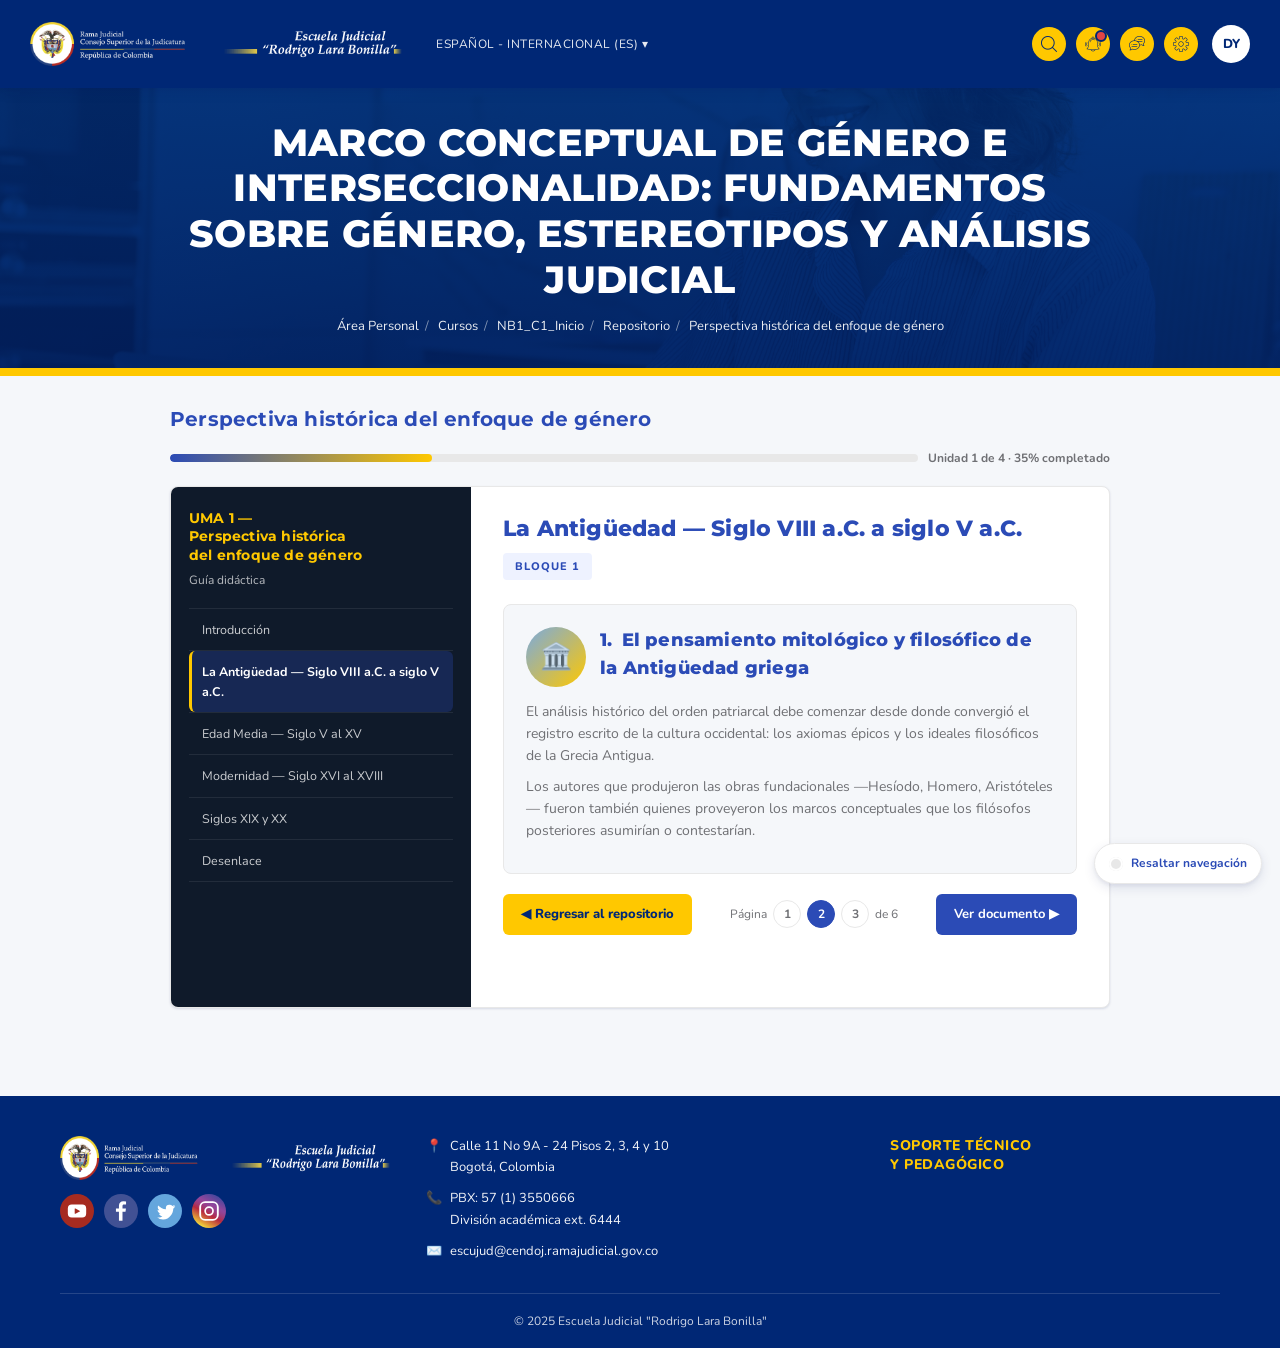
<file: unidad.html>
<!DOCTYPE html>
<html lang="es">
<head>
  <meta charset="UTF-8">
  <meta name="viewport" content="width=device-width, initial-scale=1.0">
  <title>Perspectiva histórica del enfoque de género · UMA 1</title>
  <link href="https://fonts.googleapis.com/css2?family=Montserrat:wght@600;700;800&family=Nunito:wght@400;600;700;800&display=swap" rel="stylesheet">
  <link rel="stylesheet" href="css/styles.css">
</head>
<body>

<header class="navbar-main">
  <div class="navbar-logos">
    <a href="index.html" data-nav style="display:flex; align-items:center; gap:14px;">
      <img src="assets/logos.png" alt="Rama Judicial - Consejo Superior de la Judicatura - República de Colombia">
    </a>
  </div>
  <div class="navbar-idioma">ESPAÑOL - INTERNACIONAL (ES) ▾</div>
  <div class="navbar-icons">
    <button class="icon-circ" aria-label="Buscar"><i class="flaticon-magnifying-glass"></i></button>
    <button class="icon-circ notif" aria-label="Notificaciones"><i class="flaticon-alarm"></i></button>
    <button class="icon-circ" aria-label="Mensajes"><i class="flaticon-speech-bubble"></i></button>
    <button class="icon-circ" aria-label="Ajustes"><i class="flaticon-settings"></i></button>
    <a href="#" class="user-avatar" aria-label="Mi perfil">DY</a>
  </div>
</header>

<section class="hero-banner">
  <div class="hero-overlay">
    <div class="hero-content">
      <h1 class="hero-title">MARCO CONCEPTUAL DE GÉNERO E INTERSECCIONALIDAD: FUNDAMENTOS SOBRE GÉNERO, ESTEREOTIPOS Y ANÁLISIS JUDICIAL</h1>
      <nav class="breadcrumb">
        <a href="index.html" data-nav>Área Personal</a><span class="sep">/</span>
        <a href="index.html" data-nav>Cursos</a><span class="sep">/</span>
        <a href="curso.html" data-nav>NB1_C1_Inicio</a><span class="sep">/</span>
        <a href="curso.html" data-nav>Repositorio</a><span class="sep">/</span>
        <span>Perspectiva histórica del enfoque de género</span>
      </nav>
    </div>
  </div>
</section>
<div class="barra-dorada"></div>

<main class="main-content">

  <h2 class="section-title">Perspectiva histórica del enfoque de género</h2>

  <div class="uma-progress">
    <div class="uma-progress-bar"><span></span></div>
    <div class="uma-progress-label">Unidad 1 de 4 · 35% completado</div>
  </div>

  <div class="uma-wrap">
    <aside class="uma-sidebar">
      <div class="uma-sidebar-head">
        <h4>UMA 1 —<br>Perspectiva histórica<br>del enfoque de género</h4>
        <p>Guía didáctica</p>
      </div>
      <ul class="uma-toc">
        <li><a href="#" data-nav>Introducción</a></li>
        <li><a href="#" data-nav class="active">La Antigüedad — Siglo VIII a.C. a siglo V a.C.</a></li>
        <li><a href="#" data-nav>Edad Media — Siglo V al XV</a></li>
        <li><a href="#" data-nav>Modernidad — Siglo XVI al XVIII</a></li>
        <li><a href="#" data-nav>Siglos XIX y XX</a></li>
        <li><a href="#" data-nav>Desenlace</a></li>
      </ul>
    </aside>

    <section class="uma-body">
      <h2 class="uma-title">La Antigüedad — Siglo VIII a.C. a siglo V a.C.</h2>
      <span class="uma-block">Bloque 1</span>

      <div class="uma-lesson">
        <div class="uma-lesson-head">
          <div class="uma-lesson-icon">🏛️</div>
          <h3><span class="num">1.</span> El pensamiento mitológico y filosófico de la Antigüedad griega</h3>
        </div>
        <p>El análisis histórico del orden patriarcal debe comenzar desde donde convergió el registro escrito de la cultura occidental: los axiomas épicos y los ideales filosóficos de la Grecia Antigua.</p>
        <p>Los autores que produjeron las obras fundacionales —Hesíodo, Homero, Aristóteles— fueron también quienes proveyeron los marcos conceptuales que los filósofos posteriores asumirían o contestarían.</p>
      </div>

      <div class="uma-footer-nav">
        <a class="btn-gold" href="curso.html" data-nav>◀ Regresar al repositorio</a>
        <div class="page-dots">
          <span>Página</span>
          <span class="dot">1</span>
          <span class="dot active">2</span>
          <span class="dot">3</span>
          <span>de 6</span>
        </div>
        <a class="btn-blue" href="documento.html" data-nav>Ver documento ▶</a>
      </div>
    </section>
  </div>

</main>

<footer class="footer-main">
  <div class="footer-inner">
    <div class="footer-col footer-brand">
      <div class="logos-row">
        <img src="assets/logos.png" alt="Rama Judicial - Consejo Superior de la Judicatura">
      </div>
      <div class="socials">
        <a href="#" aria-label="YouTube"><img src="assets/social/yt.svg" alt=""></a>
        <a href="#" aria-label="Facebook"><img src="assets/social/fb.svg" alt=""></a>
        <a href="#" aria-label="Twitter"><img src="assets/social/tw.svg" alt=""></a>
        <a href="#" aria-label="Instagram"><img src="assets/social/ig.svg" alt=""></a>
      </div>
    </div>
    <div class="footer-col footer-contact">
      <div><span class="ic">📍</span><span>Calle 11 No 9A - 24 Pisos 2, 3, 4 y 10<br>Bogotá, Colombia</span></div>
      <div><span class="ic">📞</span><span>PBX: 57 (1) 3550666<br>División académica ext. 6444</span></div>
      <div><span class="ic">✉️</span><span>escujud@cendoj.ramajudicial.gov.co</span></div>
    </div>
    <div class="footer-col footer-support">
      <a href="#">SOPORTE TÉCNICO<br>Y PEDAGÓGICO</a>
    </div>
  </div>
  <div class="footer-bottom">© 2025 Escuela Judicial "Rodrigo Lara Bonilla"</div>
</footer>

<button class="discovery-toggle" type="button" aria-pressed="false" title="Resaltar elementos navegables (atajo: ?)">
  <span class="lamp" aria-hidden="true"></span>
  <span>Resaltar navegación</span>
</button>

<script src="js/main.js"></script>
</body>
</html>
</file>
<file: css/styles.css>
/* ========= Flaticon (Edumy) ========= */
@font-face {
  font-family: "Flaticon";
  src: url("../assets/fonts/Flaticon.eot");
  src: url("../assets/fonts/Flaticon.eot?#iefix") format("embedded-opentype"),
       url("../assets/fonts/Flaticon.woff2") format("woff2"),
       url("../assets/fonts/Flaticon.woff") format("woff"),
       url("../assets/fonts/Flaticon.ttf") format("truetype"),
       url("../assets/fonts/Flaticon.svg#Flaticon") format("svg");
  font-weight: normal;
  font-style: normal;
}
[class^="flaticon-"]:before, [class*=" flaticon-"]:before {
  font-family: Flaticon;
  font-style: normal;
  font-weight: normal;
  speak: none;
  display: inline-block;
  line-height: 1;
}
.flaticon-magnifying-glass:before { content: "\f102"; }
.flaticon-speech-bubble:before    { content: "\f14e"; }
.flaticon-settings:before         { content: "\f151"; }
.flaticon-alarm:before            { content: "\f15b"; }

/* ========= Design tokens (spec EJRLB) ========= */
:root {
  --color-primary: #002775;
  --color-primary-deep: #001A5E;
  --color-gold: #FFC800;
  --color-gold-soft: #FFE27A;
  --color-title: #2B4BB6;
  --color-title-deep: #17307A;
  --color-text: #6F7074;
  --color-text-soft: #8a93a0;
  --color-white: #FFFFFF;
  --color-badge-bg: #EEF2FF;
  --color-border: #E8E8E8;
  --color-bg: #F5F7FA;
  --font-main: 'Nunito', 'Segoe UI', Arial, Helvetica, sans-serif;
  --font-title: 'Montserrat', 'Segoe UI', Arial, Helvetica, sans-serif;

  --shadow-sm: 0 1px 3px rgba(0,26,94,.08), 0 1px 2px rgba(0,26,94,.06);
  --shadow-md: 0 4px 12px rgba(0,26,94,.10), 0 2px 4px rgba(0,26,94,.06);
  --shadow-lg: 0 12px 32px rgba(0,26,94,.15);
  --radius-sm: 6px;
  --radius: 8px;
  --radius-lg: 16px;
  --transition: .2s cubic-bezier(.2,.8,.2,1);
}

* { box-sizing: border-box; }
html, body { margin: 0; padding: 0; }
body {
  font-family: var(--font-main);
  color: var(--color-text);
  background: var(--color-bg);
  line-height: 1.55;
  font-size: 15px;
}
a { color: inherit; text-decoration: none; }
img { max-width: 100%; display: block; }
button { font: inherit; cursor: pointer; border: 0; background: none; color: inherit; }

/* ========= Titles font (Montserrat per EJRLB graphic line) ========= */
h1, h2, h3, h4, h5, h6,
.hero-title, .page-title, .course-card-title,
.uma-lesson-head h3, .pdf-wrap h3, .quiz-head h3,
.question-meta h4 {
  font-family: var(--font-title);
  letter-spacing: .2px;
}

/* ========= Navbar / Header ========= */
.navbar-main {
  background: var(--color-primary);
  height: 88px;
  display: flex;
  align-items: center;
  padding: 0 30px;
  position: sticky;
  top: 0;
  z-index: 50;
  box-shadow: var(--shadow-md);
  color: #fff;
}
.navbar-logos {
  display: flex;
  align-items: center;
  gap: 18px;
}
.navbar-logos img {
  height: 44px;
  width: auto;
}
.navbar-idioma {
  margin-left: 24px;
  font-size: 12px;
  letter-spacing: .5px;
  padding: 6px 10px;
  border-radius: var(--radius-sm);
  opacity: .9;
  cursor: pointer;
}
.navbar-idioma:hover { opacity: 1; background: rgba(255,255,255,.08); }

.navbar-icons {
  margin-left: auto;
  display: flex;
  align-items: center;
  gap: 10px;
}
.icon-circ {
  width: 34px; height: 34px;
  border-radius: 50%;
  background: var(--color-gold);
  color: var(--color-primary);
  display: inline-flex;
  align-items: center;
  justify-content: center;
  font-size: 16px;
  line-height: 1;
}
.icon-circ > i { font-size: 16px; line-height: 1; }
.icon-circ.notif { position: relative; }
.icon-circ.notif::after {
  content: "";
  position: absolute;
  top: 3px; right: 3px;
  width: 8px; height: 8px;
  border-radius: 50%;
  background: #e04545;
  border: 2px solid var(--color-primary);
}
.user-avatar {
  width: 38px; height: 38px;
  border-radius: 50%;
  background: #fff;
  color: var(--color-primary);
  display: inline-flex;
  align-items: center;
  justify-content: center;
  font-weight: 800;
  font-size: 13px;
  margin-left: 4px;
}

/* ========= Hero banner ========= */
.hero-banner {
  position: relative;
  height: 280px;
  background: url('../assets/hero-bg.png') center/cover no-repeat, var(--color-primary);
  color: #fff;
  overflow: hidden;
}
.hero-overlay {
  position: absolute; inset: 0;
  background: linear-gradient(180deg, rgba(0,39,117,.65), rgba(0,26,94,.75));
  display: flex; align-items: center; justify-content: center;
  padding: 24px;
}
.hero-content {
  text-align: center;
  max-width: 960px;
}
.hero-title {
  margin: 0 0 14px;
  color: #fff;
  font-weight: 800;
  font-size: clamp(22px, 3.2vw, 38px);
  line-height: 1.2;
  text-transform: uppercase;
  letter-spacing: .3px;
}
.hero-title-short {
  font-size: clamp(30px, 4.5vw, 50px);
}
.breadcrumb {
  color: #fff;
  font-size: 13px;
  opacity: .92;
}
.breadcrumb a, .breadcrumb span { color: #fff; }
.breadcrumb a:hover { text-decoration: underline; }
.breadcrumb .sep { opacity: .55; margin: 0 6px; }

/* ========= Gold divider bar ========= */
.barra-dorada {
  height: 8px;
  background: var(--color-gold);
  width: 100%;
}

/* ========= Main content layout ========= */
.main-content {
  max-width: 980px;
  margin: 0 auto;
  padding: 28px 20px 48px;
}
.page-title {
  text-align: center;
  font-size: 26px;
  font-weight: 800;
  margin: 18px 0 24px;
  color: var(--color-title-deep);
}
.section-title {
  font-size: 20px;
  font-weight: 700;
  margin: 0 0 14px;
  color: var(--color-title);
}

/* ========= Course catalog grid (home) ========= */
.course-grid {
  display: grid;
  grid-template-columns: repeat(4, 1fr);
  gap: 20px;
}
@media (max-width: 960px) { .course-grid { grid-template-columns: repeat(2, 1fr); } }
@media (max-width: 560px) { .course-grid { grid-template-columns: 1fr; } }

.course-card {
  background: #fff;
  border-radius: var(--radius);
  overflow: hidden;
  box-shadow: var(--shadow-sm);
  display: flex;
  flex-direction: column;
  border: 1px solid var(--color-border);
  transition: transform var(--transition), box-shadow var(--transition), border-color var(--transition);
}
.course-card-img {
  position: relative;
  height: 110px;
  display: flex;
  align-items: center;
  justify-content: center;
  color: #fff;
  font-size: 36px;
}
.course-card-img.c-blue    { background: linear-gradient(135deg, var(--color-primary), var(--color-title)); }
.course-card-img.c-purple  { background: linear-gradient(135deg, #5a2a8a, #7a3eaa); }
.course-card-img.c-teal    { background: linear-gradient(135deg, #1f6b6b, #2a8a8a); }
.course-card-img.c-orange  { background: linear-gradient(135deg, #b35e16, #d98030); }
.course-card-img.c-gold    { background: linear-gradient(135deg, #a77f12, #c9a227); }
.course-card-img.c-green   { background: linear-gradient(135deg, #2c6b35, #3f8a4a); }
.course-card-img.c-magenta { background: linear-gradient(135deg, #77285a, #a33a78); }

.level-badge {
  position: absolute;
  top: 10px;
  left: 10px;
  background: var(--color-primary-deep);
  color: #fff;
  font-size: 10px;
  font-weight: 700;
  padding: 5px 10px;
  border-radius: 20px;
  line-height: 1.1;
  display: inline-flex;
  align-items: center;
  gap: 6px;
  text-transform: none;
}
.level-badge .n {
  background: var(--color-gold);
  color: var(--color-primary);
  border-radius: 50%;
  width: 18px; height: 18px;
  display: inline-flex; align-items: center; justify-content: center;
  font-weight: 800;
  font-size: 11px;
}

.course-card-body {
  padding: 14px 14px 16px;
  flex: 1;
  border-top: 3px solid var(--color-gold);
}
.course-card-title {
  font-size: 13px;
  font-weight: 600;
  color: var(--color-title-deep);
  margin: 0;
  line-height: 1.4;
}

/* ========= Course banner (hero image with bubble) ========= */
.curso-banner {
  margin-bottom: 24px;
  border-radius: var(--radius-lg);
  overflow: hidden;
  box-shadow: var(--shadow-sm);
  background: #fff;
}
.curso-banner img {
  width: 100%;
  display: block;
}

/* ========= Bienvenida card ========= */
.card-bienvenida {
  background: #fff;
  border-radius: var(--radius);
  padding: 28px 32px;
  margin-bottom: 24px;
  box-shadow: var(--shadow-sm);
  border-left: 4px solid var(--color-title);
}
.card-bienvenida h2 {
  margin: 12px 0 4px;
  color: var(--color-title);
  font-size: 28px;
  font-weight: 800;
  line-height: 1.25;
}
.subtitulo-italic {
  margin: 0 0 14px;
  color: var(--color-text);
  font-style: italic;
  font-size: 14px;
}
.card-bienvenida hr {
  border: 0;
  border-top: 1px solid var(--color-border);
  margin: 16px 0;
}
.card-bienvenida p { margin: 0 0 12px; font-size: 15px; line-height: 1.65; }

.badge-label {
  display: inline-block;
  background: var(--color-badge-bg);
  color: var(--color-title);
  font-size: 11px;
  letter-spacing: 2px;
  text-transform: uppercase;
  padding: 5px 12px;
  border-radius: 4px;
  font-weight: 700;
}

/* ========= Recursos del curso ========= */
.card-recursos {
  background: #fff;
  border-radius: var(--radius);
  padding: 32px;
  box-shadow: var(--shadow-sm);
  text-align: center;
}
.card-recursos h2 {
  margin: 10px 0 6px;
  color: var(--color-title);
  font-size: 26px;
  font-weight: 800;
}
.card-recursos .subtitulo {
  margin: 0 0 22px;
  font-size: 15px;
  color: var(--color-text);
}
.recursos-grid {
  display: grid;
  grid-template-columns: 1fr 1fr;
  gap: 18px;
  margin-top: 8px;
  text-align: left;
}
@media (max-width: 640px) { .recursos-grid { grid-template-columns: 1fr; } }

.recurso-card {
  background: #fff;
  border: 1px solid var(--color-border);
  border-radius: var(--radius);
  padding: 16px;
  display: flex;
  flex-direction: column;
  gap: 12px;
  transition: transform var(--transition), box-shadow var(--transition), border-color var(--transition);
}
.recurso-card img {
  width: 100%;
  height: auto;
  border-radius: 4px;
}
.recurso-card p {
  margin: 0;
  color: var(--color-text);
  font-size: 13px;
  line-height: 1.55;
}
.footer-recursos {
  margin: 20px 0 0;
  text-align: center;
  color: var(--color-text);
  font-size: 13px;
  font-style: italic;
}

/* ========= Unit viewer (unidad.html) ========= */
.uma-progress {
  display: flex;
  align-items: center;
  gap: 10px;
  margin: 0 0 18px;
}
.uma-progress-bar {
  flex: 1;
  height: 8px;
  background: var(--color-border);
  border-radius: 999px;
  overflow: hidden;
}
.uma-progress-bar span {
  display: block;
  height: 100%;
  width: 35%;
  background: linear-gradient(90deg, var(--color-title), var(--color-gold));
  border-radius: 999px;
}
.uma-progress-label { font-size: 12px; color: var(--color-text); font-weight: 700; }

.uma-wrap {
  display: grid;
  grid-template-columns: 300px 1fr;
  gap: 0;
  background: #fff;
  border-radius: var(--radius);
  box-shadow: var(--shadow-sm);
  overflow: hidden;
  border: 1px solid var(--color-border);
}
@media (max-width: 820px) { .uma-wrap { grid-template-columns: 1fr; } }

.uma-sidebar {
  background: #0f1a2a;
  color: #fff;
  padding: 22px 18px;
  min-height: 520px;
}
.uma-sidebar-head h4 { margin: 0 0 6px; font-size: 14px; color: var(--color-gold); line-height: 1.35; }
.uma-sidebar-head p { margin: 0 0 18px; font-size: 12px; opacity: .7; }
.uma-toc { list-style: none; margin: 0; padding: 0; border-top: 1px solid rgba(255,255,255,.08); }
.uma-toc li { border-bottom: 1px solid rgba(255,255,255,.08); }
.uma-toc a {
  display: block;
  padding: 11px 10px;
  font-size: 12.5px;
  color: rgba(255,255,255,.78);
  border-left: 3px solid transparent;
  transition: all var(--transition);
}
.uma-toc a:hover { background: rgba(255,255,255,.05); color: #fff; }
.uma-toc a.active {
  color: #fff;
  background: rgba(43,75,182,.3);
  border-left-color: var(--color-gold);
  font-weight: 700;
}

.uma-body { padding: 28px 32px; }
.uma-title {
  color: var(--color-title);
  margin: 0 0 10px;
  font-size: 22px;
  font-weight: 800;
  line-height: 1.3;
}
.uma-block {
  display: inline-block;
  background: var(--color-badge-bg);
  color: var(--color-title);
  font-size: 11px;
  font-weight: 800;
  padding: 5px 12px;
  border-radius: 4px;
  text-transform: uppercase;
  letter-spacing: 1px;
  margin-bottom: 14px;
}
.uma-lesson {
  background: var(--color-bg);
  border-radius: var(--radius);
  padding: 22px;
  margin-top: 10px;
  border: 1px solid var(--color-border);
}
.uma-lesson-head {
  display: flex;
  gap: 14px;
  align-items: flex-start;
  margin-bottom: 14px;
}
.uma-lesson-icon {
  width: 60px; height: 60px;
  border-radius: 50%;
  background: linear-gradient(135deg, #7aaae0, var(--color-gold));
  display: flex; align-items: center; justify-content: center;
  font-size: 26px;
  flex-shrink: 0;
}
.uma-lesson-head h3 {
  margin: 0;
  color: var(--color-title);
  font-size: 18px;
  font-weight: 800;
}
.uma-lesson-head h3 .num { color: var(--color-title); font-weight: 800; margin-right: 4px; }
.uma-lesson p { font-size: 14px; color: var(--color-text); margin: 0 0 10px; }

.uma-footer-nav {
  display: flex;
  align-items: center;
  justify-content: space-between;
  margin-top: 20px;
  gap: 12px;
  flex-wrap: wrap;
}
.btn-gold {
  background: var(--color-gold);
  color: var(--color-primary);
  font-weight: 800;
  padding: 10px 18px;
  border-radius: var(--radius-sm);
  font-size: 13px;
  display: inline-flex;
  align-items: center;
  gap: 6px;
}
.btn-gold:hover { background: var(--color-gold-soft); }
.btn-blue {
  background: var(--color-title);
  color: #fff;
  font-weight: 700;
  padding: 10px 18px;
  border-radius: var(--radius-sm);
  font-size: 13px;
  display: inline-flex;
  align-items: center;
  gap: 6px;
}
.btn-blue:hover { background: var(--color-title-deep); }

.page-dots {
  display: flex;
  gap: 6px;
  font-size: 12px;
  color: var(--color-text);
  align-items: center;
}
.page-dots .dot {
  width: 28px; height: 28px;
  display: inline-flex; align-items: center; justify-content: center;
  border-radius: 50%;
  border: 1px solid var(--color-border);
  background: #fff;
  font-weight: 700;
}
.page-dots .dot.active { background: var(--color-title); color: #fff; border-color: var(--color-title); }

/* ========= PDF viewer ========= */
.pdf-wrap {
  background: #fff;
  border-radius: var(--radius);
  box-shadow: var(--shadow-sm);
  padding: 28px 32px;
}
.pdf-wrap h3 { margin: 0 0 16px; color: var(--color-title); font-size: 18px; font-weight: 800; }
.pdf-frame {
  background: #404651;
  border-radius: var(--radius-sm);
  padding: 8px 8px 0;
  box-shadow: inset 0 2px 6px rgba(0,0,0,.35);
}
.pdf-toolbar {
  display: flex;
  align-items: center;
  gap: 8px;
  color: #d8dde5;
  font-size: 12px;
  padding: 6px 8px;
}
.pdf-toolbar .sp { flex: 1; }
.pdf-toolbar .tbtn {
  padding: 3px 8px;
  border-radius: 3px;
  background: rgba(255,255,255,.08);
}
.pdf-page {
  background: #fff;
  margin: 0 auto;
  max-width: 620px;
  aspect-ratio: 1 / 1.25;
  border-radius: 2px;
  box-shadow: 0 8px 24px rgba(0,0,0,.3);
  position: relative;
  overflow: hidden;
  margin-bottom: 8px;
}
.pdf-page-inner {
  position: absolute; inset: 0;
  background: linear-gradient(160deg, var(--color-primary-deep) 0%, var(--color-primary) 55%, var(--color-title) 100%);
  color: #fff;
  padding: 32px;
  display: flex;
  flex-direction: column;
  gap: 18px;
}
.pdf-page-inner .brand-row {
  display: flex;
  justify-content: space-between;
  align-items: flex-start;
  font-size: 11px;
  opacity: .85;
}
.pdf-page-inner .gavel {
  height: 160px;
  border-radius: var(--radius-sm);
  background:
    radial-gradient(circle at 60% 55%, #d7a766 0 18%, transparent 19%),
    linear-gradient(135deg, #8a5a2b, #5a3817);
  box-shadow: inset 0 -20px 40px rgba(0,0,0,.3);
}
.pdf-page-inner h2 {
  font-size: 20px;
  margin: 8px 0 6px;
  line-height: 1.3;
  font-weight: 800;
}
.pdf-page-inner h2 span { color: var(--color-gold); }
.pdf-page-inner .pill {
  align-self: flex-start;
  background: var(--color-gold);
  color: var(--color-primary);
  font-weight: 800;
  padding: 6px 14px;
  border-radius: 999px;
  font-size: 12px;
}

/* ========= Quiz ========= */
.quiz-wrap {
  background: #fff;
  border-radius: var(--radius);
  box-shadow: var(--shadow-sm);
  padding: 28px 32px;
}
.quiz-head { margin-bottom: 18px; }
.quiz-head h3 { margin: 0 0 6px; color: var(--color-title); font-size: 16px; font-weight: 800; }
.quiz-head p { margin: 0; font-size: 12px; color: var(--color-text); }
.quiz-nav-dots { display: flex; gap: 6px; margin: 10px 0 0; }
.quiz-nav-dots .qd {
  width: 28px; height: 28px;
  border-radius: 4px;
  border: 1px solid var(--color-border);
  background: #fff;
  font-size: 12px;
  color: var(--color-text);
  display: inline-flex; align-items: center; justify-content: center;
  font-weight: 700;
}
.quiz-nav-dots .qd.current { background: var(--color-gold); color: var(--color-primary); border-color: var(--color-gold); }
.quiz-nav-dots .qd.answered { background: var(--color-badge-bg); border-color: var(--color-title); color: var(--color-title); }

.quiz-start {
  background: var(--color-gold);
  color: var(--color-primary);
  font-weight: 800;
  padding: 10px 18px;
  border-radius: var(--radius-sm);
  font-size: 13px;
  margin-top: 12px;
}
.quiz-start:hover { background: var(--color-gold-soft); }

.question {
  display: grid;
  grid-template-columns: 200px 1fr;
  gap: 20px;
  padding: 18px 0;
  border-top: 1px solid var(--color-border);
}
.question:first-of-type { border-top: 0; }
.question-meta h4 { margin: 0 0 6px; color: var(--color-title); font-size: 14px; font-weight: 800; }
.question-meta p { margin: 0; font-size: 11.5px; color: var(--color-text); }
.question-meta .flag {
  display: inline-block;
  margin-top: 8px;
  font-size: 11px;
  color: var(--color-title);
}
.question-meta .flag:hover { text-decoration: underline; }
.question-body {
  background: var(--color-bg);
  border: 1px solid var(--color-border);
  border-radius: var(--radius-sm);
  padding: 16px 18px;
}
.question-body .stem { font-size: 13px; color: var(--color-title-deep); margin: 0 0 12px; line-height: 1.55; }
.option {
  display: flex;
  align-items: flex-start;
  gap: 10px;
  padding: 8px 10px;
  border-radius: var(--radius-sm);
  font-size: 13px;
  color: var(--color-title-deep);
  transition: background var(--transition), box-shadow var(--transition);
  cursor: pointer;
}
.option:hover { background: #fff; box-shadow: var(--shadow-sm); }
.option input { accent-color: var(--color-title); margin-top: 3px; }

.quiz-footer {
  display: flex;
  justify-content: space-between;
  align-items: center;
  margin-top: 20px;
  flex-wrap: wrap;
  gap: 12px;
}
.btn-submit {
  background: var(--color-title);
  color: #fff;
  font-weight: 800;
  padding: 10px 18px;
  border-radius: var(--radius-sm);
  font-size: 13px;
}
.btn-submit:hover { background: var(--color-title-deep); }

/* ========= Footer ========= */
.footer-main {
  background: var(--color-primary);
  color: #fff;
  margin-top: 40px;
  padding: 40px 60px 18px;
}
.footer-inner {
  max-width: 1200px;
  margin: 0 auto;
  display: grid;
  grid-template-columns: 1fr 1.3fr 1fr;
  gap: 36px;
}
@media (max-width: 820px) { .footer-inner { grid-template-columns: 1fr; } }

.footer-col h4 { margin: 0 0 10px; font-size: 13px; letter-spacing: 1px; }
.footer-brand .logos-row { display: flex; flex-direction: column; gap: 8px; margin-bottom: 14px; }
.footer-brand .logos-row img { height: 44px; width: auto; }
.footer-brand .socials {
  display: flex;
  gap: 10px;
  margin-top: 10px;
}
.footer-brand .socials a {
  width: 34px; height: 34px;
  display: inline-flex;
  transition: transform var(--transition);
}
.footer-brand .socials a:hover { transform: translateY(-2px); }
.footer-brand .socials a img { width: 100%; height: 100%; display: block; }

.footer-contact { font-size: 13px; line-height: 1.65; opacity: .95; }
.footer-contact div { margin-bottom: 10px; display: flex; gap: 8px; align-items: flex-start; }
.footer-contact .ic { color: var(--color-gold); flex-shrink: 0; }
.footer-support a {
  display: inline-block;
  color: var(--color-gold);
  font-size: 14px;
  font-weight: 800;
  letter-spacing: .5px;
  text-transform: uppercase;
  line-height: 1.4;
}
.footer-support a:hover { text-decoration: underline; }

.footer-bottom {
  max-width: 1200px;
  margin: 20px auto 0;
  text-align: center;
  padding-top: 18px;
  border-top: 1px solid rgba(255,255,255,.18);
  font-size: 12px;
  opacity: .8;
}

/* ========= Discovery mode toggle ========= */
.discovery-toggle {
  position: fixed;
  right: 18px;
  bottom: 16px;
  background: #fff;
  color: var(--color-title);
  border: 1px solid var(--color-border);
  padding: 10px 14px;
  border-radius: 999px;
  font-size: 12px;
  font-weight: 700;
  box-shadow: var(--shadow-md);
  display: flex; align-items: center; gap: 8px;
  z-index: 60;
}
.discovery-toggle .lamp {
  width: 14px; height: 14px;
  border-radius: 50%;
  background: var(--color-border);
  box-shadow: inset 0 0 0 2px #fff;
  transition: background var(--transition), box-shadow var(--transition);
}
.discovery-toggle.on .lamp {
  background: var(--color-gold);
  box-shadow: 0 0 0 3px rgba(255,200,0,.3), inset 0 0 0 2px #fff;
}
.discovery-toggle:hover { background: var(--color-bg); }

/* ========= Clickable affordance ========= */
[data-nav] {
  cursor: pointer;
  transition: transform var(--transition), box-shadow var(--transition),
              outline-color var(--transition), background-color var(--transition);
  outline: 2px solid transparent;
  outline-offset: 3px;
  border-radius: var(--radius-sm);
}
[data-nav]:hover { transform: translateY(-1px); }
.course-card[data-nav]:hover,
.recurso-card[data-nav]:hover {
  transform: translateY(-3px);
  box-shadow: var(--shadow-lg);
  border-color: var(--color-title);
}
.curso-banner[data-nav]:hover {
  transform: translateY(-2px);
  box-shadow: var(--shadow-lg);
}

/* auto-pulse on page load */
@keyframes nav-pulse {
  0%, 100% { outline-color: rgba(255,200,0,0); box-shadow: 0 0 0 0 rgba(255,200,0,0); }
  50%      { outline-color: rgba(255,200,0,.75); box-shadow: 0 0 14px 2px rgba(255,200,0,.4); }
}
body.auto-discovery [data-nav] { animation: nav-pulse 1.5s ease-in-out 2; }
body.discovery-mode [data-nav] { animation: nav-pulse 2s ease-in-out infinite; }
body.discovery-mode .course-card[data-nav],
body.discovery-mode .recurso-card[data-nav] { box-shadow: var(--shadow-md); }

@media (prefers-reduced-motion: reduce) {
  body.auto-discovery [data-nav],
  body.discovery-mode [data-nav] {
    animation: none;
    outline-color: rgba(255,200,0,.6);
  }
  * { transition: none !important; }
}
</file>
